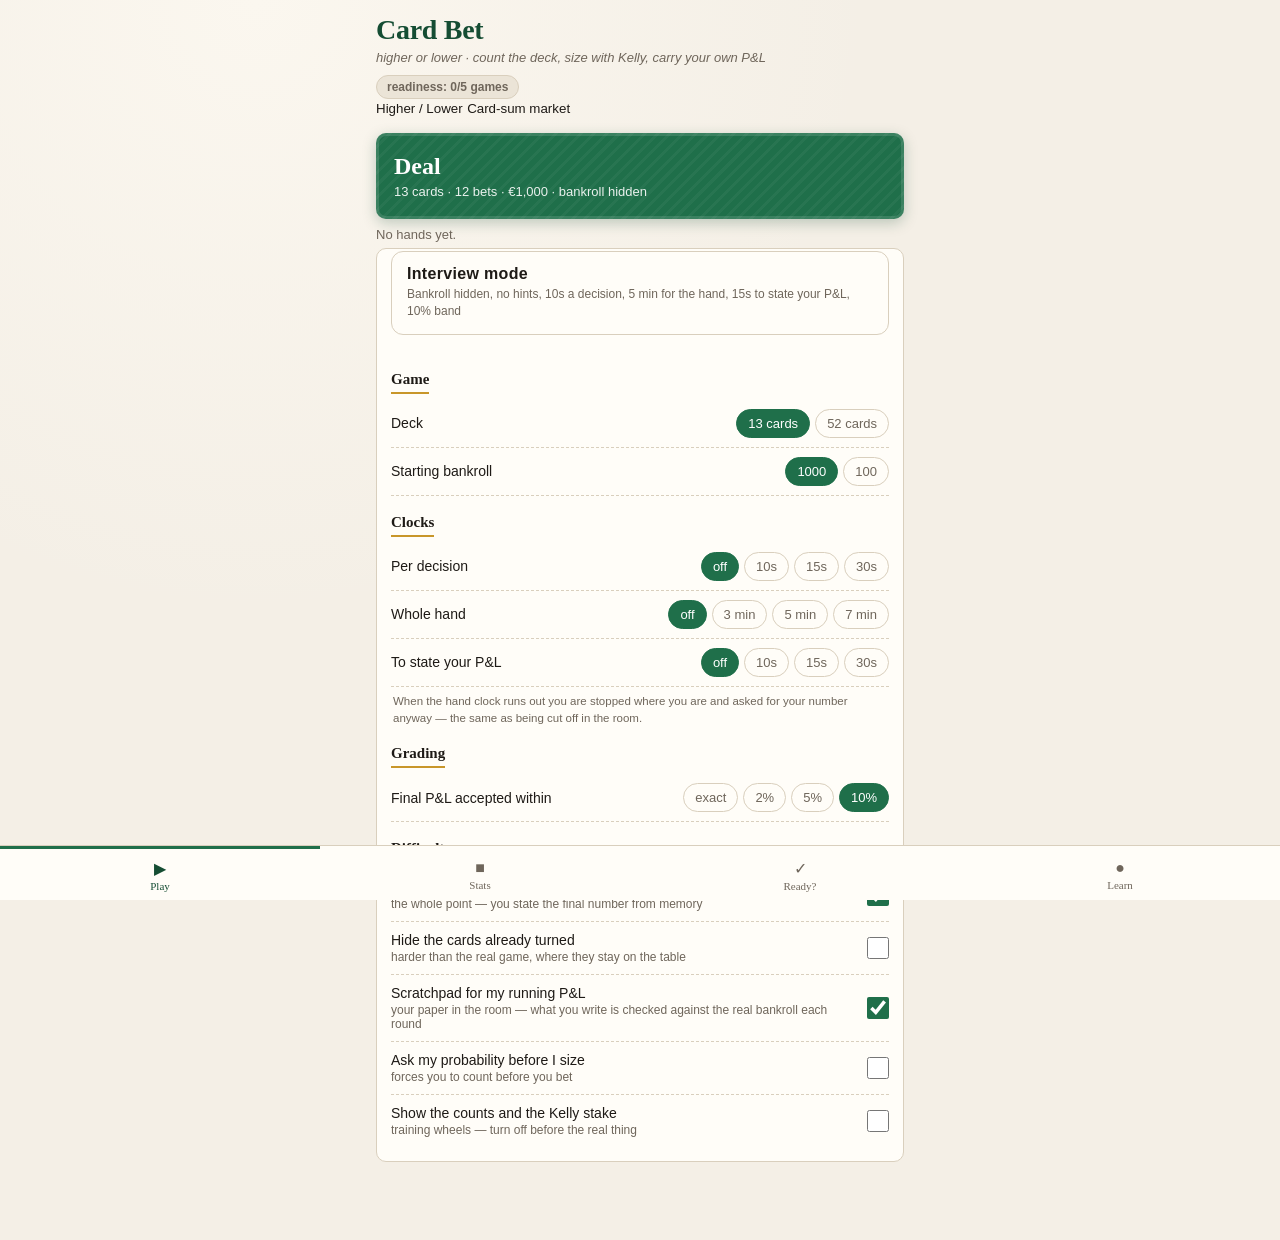
<file: index.html>
<!DOCTYPE html>
<html lang="en">
<head>
  <meta charset="UTF-8">
  <meta name="viewport" content="width=device-width, initial-scale=1.0, maximum-scale=1.0, user-scalable=no, viewport-fit=cover">
  <title>Card Bet Trainer</title>
  <meta name="description" content="The higher/lower betting game: count the deck, size with Kelly, carry your own P&L">
  <meta name="apple-mobile-web-app-capable" content="yes">
  <meta name="mobile-web-app-capable" content="yes">
  <meta name="apple-mobile-web-app-status-bar-style" content="default">
  <meta name="apple-mobile-web-app-title" content="CardBet">
  <meta name="theme-color" content="#f4efe6">
  <link rel="manifest" href="./manifest.webmanifest">
  <link rel="apple-touch-icon" href="./icons/apple-touch-icon.png">
  <link rel="icon" type="image/png" sizes="192x192" href="./icons/icon-192.png">
  <link rel="stylesheet" href="./style.css">
  <script>
    /* Reopen in the card-sum market if that was the last mode used. */
    try { if (localStorage.getItem('cbt.mode') === 'market') location.replace('./market/'); } catch (e) { }
  </script>
</head>
<body>
  <!-- ============ HOME ============ -->
  <main id="screen-home" class="screen active">
    <header class="home-header">
      <div><h1>Card Bet</h1>
      <p class="subtitle">higher or lower &middot; count the deck, size with Kelly, carry your own P&amp;L</p></div>
      <span class="ready-badge" id="ready-badge">readiness: play to unlock</span>
    </header>
    <nav class="mode-switch" aria-label="Game mode">
      <button class="on" data-mode="hl">Higher / Lower</button>
      <button data-mode="market">Card-sum market</button>
    </nav>

    <button class="start-btn" id="btn-start">
      <span class="start-title">Deal</span>
      <span class="start-desc" id="start-desc"></span>
    </button>
    <p class="best-line" id="best-line"></p>

    <section class="settings-panel">
      <button class="preset-btn" id="btn-interview">
        <span class="preset-title">Interview mode</span>
        <span class="preset-desc">Bankroll hidden, no hints, 10s a decision, 5 min for the hand, 15s to state your P&amp;L, 10% band</span>
      </button>

      <h2>Game</h2>
      <div class="setting-row"><label>Deck</label>
        <div class="seg" data-key="fullDeck"><button data-val="false">13 cards</button><button data-val="true">52 cards</button></div></div>
      <div class="setting-row" id="row-tie"><label>Ties count as</label>
        <div class="seg" data-key="tieRule"><button data-val="push">push</button><button data-val="loss">a loss</button></div></div>
      <div class="setting-row"><label>Starting bankroll</label>
        <div class="seg" data-key="bankroll"><button data-val="1000">1000</button><button data-val="100">100</button></div></div>
      <h2>Clocks</h2>
      <div class="setting-row"><label>Per decision</label>
        <div class="seg" data-key="timerSec"><button data-val="0">off</button><button data-val="10">10s</button><button data-val="15">15s</button><button data-val="30">30s</button></div></div>
      <div class="setting-row"><label>Whole hand</label>
        <div class="seg" data-key="handSec"><button data-val="0">off</button><button data-val="180">3 min</button><button data-val="300">5 min</button><button data-val="420">7 min</button></div></div>
      <div class="setting-row"><label>To state your P&amp;L</label>
        <div class="seg" data-key="pnlSec"><button data-val="0">off</button><button data-val="10">10s</button><button data-val="15">15s</button><button data-val="30">30s</button></div></div>
      <p class="setting-note">When the hand clock runs out you are stopped where you are and asked for your number anyway &mdash; the same as being cut off in the room.</p>

      <h2>Grading</h2>
      <div class="setting-row"><label>Final P&amp;L accepted within</label>
        <div class="seg" data-key="pnlTolerance"><button data-val="0">exact</button><button data-val="0.02">2%</button><button data-val="0.05">5%</button><button data-val="0.1">10%</button></div></div>

      <h2>Difficulty</h2>
      <label class="toggle-row"><span>Hide my bankroll during play <small>the whole point &mdash; you state the final number from memory</small></span><input type="checkbox" data-key="hideBankroll"></label>
      <label class="toggle-row"><span>Hide the cards already turned <small>harder than the real game, where they stay on the table</small></span><input type="checkbox" data-key="hideSeen"></label>
      <label class="toggle-row"><span>Scratchpad for my running P&amp;L <small>your paper in the room &mdash; what you write is checked against the real bankroll each round</small></span><input type="checkbox" data-key="scratchpad"></label>
      <label class="toggle-row"><span>Ask my probability before I size <small>forces you to count before you bet</small></span><input type="checkbox" data-key="askProb"></label>
      <label class="toggle-row"><span>Show the counts and the Kelly stake <small>training wheels &mdash; turn off before the real thing</small></span><input type="checkbox" data-key="showKelly"></label>
    </section>
  </main>

  <!-- ============ GAME ============ -->
  <main id="screen-game" class="screen">
    <div class="game-top">
      <span id="g-round">Round 1 / 12</span>
      <span id="g-bank" class="bank">&euro;1000</span>
      <span id="g-timer" class="timer"></span>
      <span id="g-hand" class="hand-clock"></span>
    </div>
    <div id="g-seen" class="seen-strip"></div>
    <div class="scratch" id="g-scratch">
      <label for="g-note">running P&amp;L</label>
      <input id="g-note" type="text" inputmode="decimal" autocomplete="off" placeholder="keep your total here">
    </div>
    <div class="cards" id="g-cards"></div>
    <div id="g-panel" class="panel"></div>
    <button class="quit" id="btn-quit">quit</button>
  </main>

  <!-- ============ RESULTS ============ -->
  <main id="screen-results" class="screen">
    <h1>Hand over</h1>
    <div id="results-body"></div>
    <div class="row-btns">
      <button class="btn" id="btn-again">Deal again</button>
      <button class="btn ghost" id="btn-home">Home</button>
    </div>
  </main>

  <!-- ============ STATS ============ -->
  <main id="screen-stats" class="screen">
    <header class="stats-header">
      <h1>Stats</h1>
      <div class="seg small" id="seg-stat-window">
        <button data-w="0" class="on">All time</button><button data-w="30">30d</button><button data-w="7">7d</button>
      </div>
    </header>
    <div id="stats-body"></div>
  </main>

  <!-- ============ READY ============ -->
  <main id="screen-ready" class="screen">
    <h1>Ready?</h1>
    <p class="subtitle">benchmark of your recent play against an interview standard</p>
    <div id="ready-body"></div>
  </main>

  <!-- ============ LEARN ============ -->
  <main id="screen-learn" class="screen learn">
    <h1>The game</h1>
    <section class="card">
      <h3>Rules</h3>
      <p>Cards are turned one at a time. Before each new card you bet a fraction of your bankroll on whether it will be <b>higher</b> or <b>lower</b> than the card showing. You start with &euro;1000 and play until the deck runs out &mdash; 12 bets with a 13-card deck. Every card already turned stays visible, so nothing is hidden from you.</p>
    </section>
    <section class="card">
      <h3>The one rule you need</h3>
      <p>Count what is left. If the card showing is <b>c</b>, and of the <b>n</b> unseen cards <b>h</b> are higher and <b>l</b> are lower, then bet</p>
      <p style="text-align:center"><b>|h &minus; l| / n</b> of your bankroll on the majority side.</p>
      <p>That is just Kelly: for an even-money bet the growth-optimal stake is f = p &minus; q = 2p &minus; 1, and here p = max(h,l)/n, so 2p &minus; 1 = |h &minus; l|/n. You never have to remember a formula &mdash; you read it straight off the count.</p>
    </section>
    <section class="card">
      <h3>Why full Kelly is safe here</h3>
      <p>Normally you bet a <i>fraction</i> of Kelly because your probabilities are estimates. Here they are counted facts, not a model. And the stake reaches 100% only when h or l is zero &mdash; that is, only when the win is <b>certain</b>. So full Kelly in this game can never bust you. Say that out loud; it is the sharpest observation available about the sizing.</p>
    </section>
    <section class="card">
      <h3>First bet, by the card showing</h3>
      <p>With 12 unseen the stake is |14 &minus; 2c| / 12: <b>A or K</b> 100% &middot; <b>2 or Q</b> 83% &middot; <b>3 or J</b> 67% &middot; <b>4 or 10</b> 50% &middot; <b>5 or 9</b> 33% &middot; <b>6 or 8</b> 17% &middot; <b>7</b> no edge, pass.</p>
    </section>
    <section class="card">
      <h3>What to expect</h3>
      <p>Over 200,000 simulated games, full Kelly ends with a median around <b>&euro;55,000</b> and a mean near &euro;100,000, and finishes below the starting &euro;1000 only about 0.2% of the time. You get on average <b>2(H<sub>13</sub> &minus; 1) &asymp; 4.4 certain-win rounds</b> per game &mdash; free doublings, because as the deck empties the card showing is often the highest or lowest left. Typical growth is about 5.7 doublings.</p>
    </section>
    <section class="card">
      <h3>The trap worth naming</h3>
      <p>Betting everything whenever you have any edge has a <i>higher</i> expected value (about &euro;213,000) but a <b>median of zero</b> &mdash; it busts 89% of the time. Maximising E[wealth] and E[log wealth] give completely different answers, and Kelly targets the growth rate that survives repetition. Flat-betting 25% every round is far worse than Kelly too, at a median around &euro;5,200.</p>
    </section>
    <section class="card">
      <h3>Doing it on a clock</h3>
      <p><b>Interview mode</b> hides your bankroll, turns the hints off and puts three clocks on you: 10 seconds a decision, 5 minutes for the hand, and 15 seconds to state your final P&amp;L. Run out of hand clock and you are stopped mid-deck and asked for your number anyway.</p>
      <p>The stake takes almost no thought once you trust <b>|h &minus; l| / n</b> &mdash; the time goes on second-guessing a count you already have. Keep the running bankroll updated <i>as each card turns</i>, not at the end: the P&amp;L question should be you reading out a number you are already holding, inside about 8 seconds. Reconstructing twelve rounds from memory under a clock is where candidates come apart.</p>
      <p>The <b>running P&amp;L</b> box on the game screen is your paper in the room. Whatever is in it when you place each bet is checked against the real bankroll going into that round, to the same tolerance as the final answer, so the results screen can tell you the exact bet where your total first came off &mdash; which is more use than the final gap, since every round after it inherits the same error.</p>
    </section>
    <section class="card">
      <h3>Ask before you start</h3>
      <p>Are ties possible (a 52-card deck) and is a tie a push or a loss? Is it even money? Must you bet every round or can you pass at zero edge? Is the comparison always against the most recent card? Fifteen seconds of clarifying questions shows exactly the instinct being tested.</p>
    </section>
  </main>

  <button id="update-banner" class="update-banner" hidden>Update ready &mdash; tap to install</button>

  <nav class="tabbar" id="tabbar">
    <button data-tab="home" class="on"><span class="tab-icon">&#9654;</span>Play</button>
    <button data-tab="stats"><span class="tab-icon">&#9632;</span>Stats</button>
    <button data-tab="ready"><span class="tab-icon">&#10003;</span>Ready?</button>
    <button data-tab="learn"><span class="tab-icon">&#9679;</span>Learn</button>
  </nav>

  <script src="./js/storage.js"></script>
  <script src="./js/game.js"></script>
  <script src="./js/stats.js"></script>
  <script src="./js/ready.js"></script>
  <script src="./js/app.js"></script>
  <script>
    /* Game-mode switch: remember the mode, so the installed app reopens where you left it. */
    document.querySelectorAll('.mode-switch button').forEach(function (b) {
      b.addEventListener('click', function () {
        if (b.dataset.mode !== 'market') return;
        try { localStorage.setItem('cbt.mode', 'market'); } catch (e) { }
        location.href = './market/';
      });
    });
  </script>
</body>
</html>
</file>
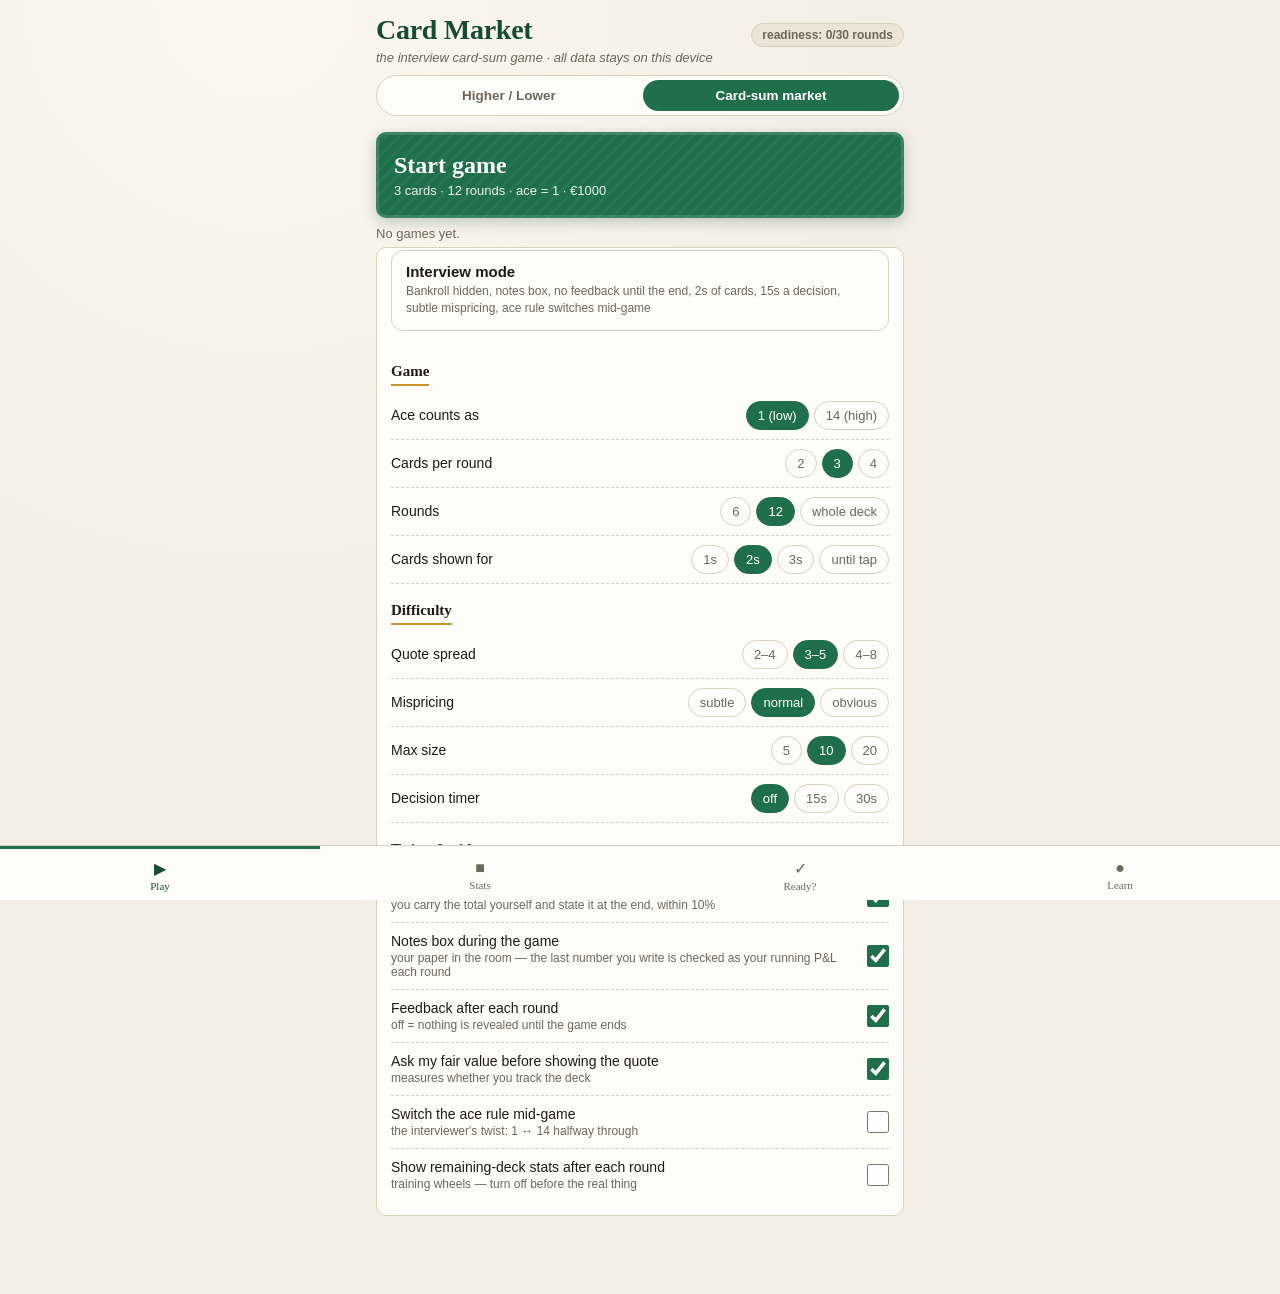
<file: market/index.html>
<!DOCTYPE html>
<html lang="en">
<head>
  <meta charset="UTF-8">
  <meta name="viewport" content="width=device-width, initial-scale=1.0, maximum-scale=1.0, user-scalable=no, viewport-fit=cover">
  <title>Card Market Trainer</title>
  <meta name="description" content="The interview card-sum market-making game: trade the quote, size your edge, state your own P&L from memory">
  <meta name="apple-mobile-web-app-capable" content="yes">
  <meta name="mobile-web-app-capable" content="yes">
  <meta name="apple-mobile-web-app-status-bar-style" content="default">
  <meta name="apple-mobile-web-app-title" content="CardMarket">
  <meta name="theme-color" content="#f4efe6">
  <link rel="manifest" href="../manifest.webmanifest">
  <link rel="apple-touch-icon" href="../icons/apple-touch-icon.png">
  <link rel="icon" type="image/png" sizes="192x192" href="../icons/icon-192.png">
  <link rel="stylesheet" href="./style.css">
</head>
<body>
  <!-- ============ HOME ============ -->
  <main id="screen-home" class="screen active">
    <header class="home-header">
      <div><h1>Card Market</h1>
      <p class="subtitle">the interview card-sum game &middot; all data stays on this device</p></div>
      <span class="ready-badge" id="ready-badge">readiness: play to unlock</span>
    </header>
    <nav class="mode-switch" aria-label="Game mode">
      <button data-mode="hl">Higher / Lower</button>
      <button class="on" data-mode="market">Card-sum market</button>
    </nav>

    <button class="start-btn" id="btn-start">
      <span class="start-title">Start game</span>
      <span class="start-desc" id="start-desc"></span>
    </button>
    <p class="best-line" id="best-line"></p>

    <section class="settings-panel">
      <button class="preset-btn" id="btn-interview">
        <span class="preset-title">Interview mode</span>
        <span class="preset-desc">Bankroll hidden, notes box, no feedback until the end, 2s of cards, 15s a decision, subtle mispricing, ace rule switches mid-game</span>
      </button>
      <h2>Game</h2>
      <div class="setting-row"><label>Ace counts as</label>
        <div class="seg" data-key="aceHigh"><button data-val="false">1 (low)</button><button data-val="true">14 (high)</button></div></div>
      <div class="setting-row"><label>Cards per round</label>
        <div class="seg" data-key="cards"><button data-val="2">2</button><button data-val="3">3</button><button data-val="4">4</button></div></div>
      <div class="setting-row"><label>Rounds</label>
        <div class="seg" data-key="rounds"><button data-val="6">6</button><button data-val="12">12</button><button data-val="max">whole deck</button></div></div>
      <div class="setting-row"><label>Cards shown for</label>
        <div class="seg" data-key="flashMs"><button data-val="1000">1s</button><button data-val="2000">2s</button><button data-val="3000">3s</button><button data-val="0">until tap</button></div></div>

      <h2>Difficulty</h2>
      <div class="setting-row"><label>Quote spread</label>
        <div class="seg" data-key="spreadPreset"><button data-val="tight">2&ndash;4</button><button data-val="normal">3&ndash;5</button><button data-val="wide">4&ndash;8</button></div></div>
      <div class="setting-row"><label>Mispricing</label>
        <div class="seg" data-key="mispriceSd"><button data-val="1.5">subtle</button><button data-val="2.5">normal</button><button data-val="4">obvious</button></div></div>
      <div class="setting-row"><label>Max size</label>
        <div class="seg" data-key="maxSize"><button data-val="5">5</button><button data-val="10">10</button><button data-val="20">20</button></div></div>
      <div class="setting-row"><label>Decision timer</label>
        <div class="seg" data-key="timerSec"><button data-val="0">off</button><button data-val="15">15s</button><button data-val="30">30s</button></div></div>

      <h2>Twists &amp; aids</h2>
      <label class="toggle-row"><span>Hide my bankroll and running P&amp;L <small>you carry the total yourself and state it at the end, within 10%</small></span><input type="checkbox" data-key="hideBankroll"></label>
      <label class="toggle-row"><span>Notes box during the game <small>your paper in the room &mdash; the last number you write is checked as your running P&amp;L each round</small></span><input type="checkbox" data-key="scratchpad"></label>
      <label class="toggle-row"><span>Feedback after each round <small>off = nothing is revealed until the game ends</small></span><input type="checkbox" data-key="roundFeedback"></label>
      <label class="toggle-row"><span>Ask my fair value before showing the quote <small>measures whether you track the deck</small></span><input type="checkbox" data-key="askFair"></label>
      <label class="toggle-row"><span>Switch the ace rule mid-game <small>the interviewer's twist: 1 &harr; 14 halfway through</small></span><input type="checkbox" data-key="aceSwitch"></label>
      <label class="toggle-row"><span>Show remaining-deck stats after each round <small>training wheels &mdash; turn off before the real thing</small></span><input type="checkbox" data-key="showCount"></label>
    </section>
  </main>

  <!-- ============ GAME ============ -->
  <main id="screen-game" class="screen">
    <div class="game-top">
      <span id="g-round">Round 1 / 12</span>
      <span id="g-bank" class="bank">&euro;1000</span>
      <span id="g-timer" class="timer"></span>
    </div>
    <div id="g-banner" class="banner" hidden></div>
    <div class="scratch" id="g-scratch">
      <label for="g-note">notes</label>
      <textarea id="g-note" rows="2" autocomplete="off" placeholder="count, fair, running P&amp;L - the last number is read as your total"></textarea>
    </div>
    <div class="cards" id="g-cards"></div>
    <div id="g-panel" class="panel"></div>
    <button class="quit" id="btn-quit">quit</button>
  </main>

  <!-- ============ RESULTS ============ -->
  <main id="screen-results" class="screen">
    <h1>Game over</h1>
    <div id="results-body"></div>
    <div class="row-btns">
      <button class="btn" id="btn-again">Play again</button>
      <button class="btn ghost" id="btn-home">Home</button>
    </div>
  </main>

  <!-- ============ STATS ============ -->
  <main id="screen-stats" class="screen">
    <header class="stats-header">
      <h1>Stats</h1>
      <div class="seg small" id="seg-stat-window">
        <button data-w="0" class="on">All time</button><button data-w="30">30d</button><button data-w="7">7d</button>
      </div>
    </header>
    <div id="stats-body"></div>
  </main>

  <!-- ============ READY ============ -->
  <main id="screen-ready" class="screen">
    <h1>Ready?</h1>
    <p class="subtitle">benchmark of your recent play against an interview standard</p>
    <div id="ready-body"></div>
  </main>

  <!-- ============ LEARN ============ -->
  <main id="screen-learn" class="screen learn">
    <h1>The game</h1>
    <section class="card">
      <h3>Rules, as played in interviews</h3>
      <p>Three cards are dealt face down from one 52-card deck and you're quoted a market on their sum, e.g. <b>24 at 28</b>. You work out what the sum is worth, compare it to the quote and hit the side that's off: <b>buy</b> if fair is above the offer, <b>sell</b> if it's below the bid, <b>pass</b> if fair sits inside the spread. Then you pick a size. The cards flash face up for a couple of seconds and flip back, and you have to state your own P&amp;L from memory. You start with &euro;1000. Cards do <b>not</b> go back in the deck.</p>
    </section>
    <section class="card">
      <h3>Baseline fair value</h3>
      <p>With ace = 1 each card averages 7, so three cards average <b>21</b>. With ace = 14 each averages 8, so <b>24</b>. The sum's standard deviation is about <b>6.5</b> (one card ~3.7, times &radic;3) &mdash; landing a few points off fair is normal, so a single loss tells you nothing about whether the trade was right.</p>
      <p>Full-deck sums: 4 &times; (1+2+&hellip;+13) = <b>364</b> with ace low; <b>416</b> with ace high.</p>
    </section>
    <section class="card">
      <h3>Why you can't just say 21 forever</h3>
      <p>Fair value is always <b>cards per round &times; (sum of cards still in the deck) &divide; (cards still in the deck)</b>. Seen cards are gone. Example: you've seen 15 cards averaging 9. Remaining sum = 364 &minus; 135 = 229 over 37 cards = 6.19 per card, so fair = <b>18.6</b>, not 21 &mdash; a bigger move than most of the mispricing in the quotes. Keep a running count and sum; every card above the current mean drags fair down, every card below pulls it up.</p>
    </section>
    <section class="card">
      <h3>Edge and sizing</h3>
      <p>Edge = fair &minus; offer when buying, bid &minus; fair when selling. Size should <b>scale with edge</b>: a one-point edge gets a small clip, a five-point edge gets near your max. This app's "suggested size" is max size &times; edge &divide; (one standard deviation of the sum), capped &mdash; a rule of thumb, not gospel; what's graded is that bigger edges get bigger sizes.</p>
    </section>
    <section class="card">
      <h3>P&amp;L from memory</h3>
      <p>Bought at the offer A with size s: P&amp;L = (sum &minus; A) &times; s. Sold at the bid B: P&amp;L = (B &minus; sum) &times; s. Sign discipline matters more than speed &mdash; a losing trade reported as a win is the classic miss. Remember the cards as a sum, not as three faces.</p>
    </section>
    <section class="card">
      <h3>"How would the game change if ace is high?"</h3>
      <p>A reported follow-up. Fair rises from 21 to 24 (deck sum 416); per-card spread widens slightly (values 2&ndash;14 instead of 1&ndash;13, but the same 13 equally likely values so the standard deviation is identical); your running count must use the new values for every ace seen <b>and</b> for the aces still in the deck. If the rule switches mid-game, recompute the remaining-deck sum immediately &mdash; each unseen ace is now worth 13 more.</p>
    </section>
    <section class="card">
      <h3>Where this game is reported</h3>
      <p>Described first-hand by a candidate from last year's IMC graduate process (played late in the process, two interviewers) as "basically the same" game used at Optiver. The scraped accounts corroborate it: a Chicago IMC final with "a treasure game and <b>card sum game</b>", an Amsterdam trader round (June 2026) with "a <b>betting game with cards</b> and a continuous random variable question", and a Chicago final with "a strategy/card game". Prep sites describe the same card game for both firms.</p>
    </section>
  </main>

  <button id="update-banner" class="update-banner" hidden>Update ready &mdash; tap to install</button>

  <nav class="tabbar" id="tabbar">
    <button data-tab="home" class="on"><span class="tab-icon">&#9654;</span>Play</button>
    <button data-tab="stats"><span class="tab-icon">&#9632;</span>Stats</button>
    <button data-tab="ready"><span class="tab-icon">&#10003;</span>Ready?</button>
    <button data-tab="learn"><span class="tab-icon">&#9679;</span>Learn</button>
  </nav>

  <script src="./js/storage.js"></script>
  <script src="./js/game.js"></script>
  <script src="./js/stats.js"></script>
  <script src="./js/ready.js"></script>
  <script src="./js/app.js"></script>
  <script>
    /* Game-mode switch: remember the mode, so the installed app reopens where you left it. */
    document.querySelectorAll('.mode-switch button').forEach(function (b) {
      b.addEventListener('click', function () {
        if (b.dataset.mode !== 'hl') return;
        try { localStorage.setItem('cbt.mode', 'hl'); } catch (e) { }
        location.href = '../';
      });
    });
  </script>
</body>
</html>
</file>
<file: style.css>
/* Card-room theme: warm paper, felt green, burgundy, gold. Deliberately not a dark dashboard. */
:root {
  --paper: #f4efe6;
  --paper2: #ebe4d7;
  --line: #d9cfbd;
  --ink: #1e1a16;
  --ink-dim: #6f665b;
  --felt: #1f6f4a;
  --felt-deep: #154d33;
  --burgundy: #9b2c3b;
  --gold: #c8962a;
  --gold-soft: #f1e3c2;
  --white: #fffdf8;
  --r: 10px;
  --sat: env(safe-area-inset-top, 0px);
  --sab: env(safe-area-inset-bottom, 0px);
  --serif: "Iowan Old Style", "Palatino Linotype", Palatino, Georgia, "Times New Roman", serif;
  --sans: -apple-system, BlinkMacSystemFont, "Segoe UI", Roboto, sans-serif;
}
* { box-sizing: border-box; margin: 0; padding: 0; -webkit-tap-highlight-color: transparent; }
html, body { height: 100%; background: var(--paper); color: var(--ink); font-family: var(--sans); overscroll-behavior: none; }
body { background-image: radial-gradient(circle at 20% 0%, #fbf7ef 0, transparent 45%); }
button { font-family: inherit; color: inherit; background: none; border: none; cursor: pointer; touch-action: manipulation; }

.screen { display: none; min-height: 100%; padding: calc(var(--sat) + 14px) 16px calc(var(--sab) + 78px); max-width: 560px; margin: 0 auto; }
.screen.active { display: block; }
h1 { font-family: var(--serif); font-weight: 600; font-size: 28px; letter-spacing: -0.01em; color: var(--felt-deep); }
h2 { font-family: var(--serif); font-size: 15px; font-weight: 600; color: var(--ink); margin: 18px 0 6px; padding-bottom: 4px; border-bottom: 2px solid var(--gold); display: inline-block; }
h3 { font-family: var(--serif); font-size: 17px; font-weight: 600; margin-bottom: 8px; color: var(--felt-deep); }
.subtitle { color: var(--ink-dim); font-size: 13px; margin-top: 4px; font-style: italic; }
.card { background: var(--white); border: 1px solid var(--line); border-radius: var(--r); padding: 14px; margin: 12px 0; box-shadow: 0 1px 0 rgba(0,0,0,0.03); }
.hint { color: var(--ink-dim); font-size: 12px; margin-top: 6px; line-height: 1.45; }
.empty { color: var(--ink-dim); padding: 30px 0; text-align: center; font-style: italic; }
.learn p { font-size: 14px; line-height: 1.55; margin-bottom: 8px; }
.pos { color: var(--felt); } .neg { color: var(--burgundy); }

/* ---------- Home ---------- */
.home-header { display: flex; align-items: baseline; justify-content: space-between; gap: 10px; flex-wrap: wrap; }
.start-btn { display: block; width: 100%; margin: 16px 0 8px; padding: 20px 18px; border-radius: var(--r); color: #fff; text-align: left;
  background: var(--felt) repeating-linear-gradient(135deg, rgba(255,255,255,0.04) 0 3px, transparent 3px 9px); box-shadow: inset 0 0 0 3px rgba(255,255,255,0.12), 0 4px 14px rgba(21,77,51,0.25); }
.start-title { display: block; font-family: var(--serif); font-size: 24px; font-weight: 600; }
.start-desc { display: block; font-size: 13px; opacity: 0.9; margin-top: 4px; }
.best-line { font-size: 13px; color: var(--ink-dim); margin-bottom: 6px; }
.ready-badge { display: inline-block; font-size: 12px; font-weight: 600; border-radius: 999px; padding: 4px 10px; border: 1px solid var(--line); background: var(--paper2); color: var(--ink-dim); }
.ready-badge.ok { background: #dcefe3; color: var(--felt-deep); border-color: #bfe0cb; }
.ready-badge.near { background: var(--gold-soft); color: #7a5a12; border-color: #e5d2a1; }
.ready-badge.no { background: #f6dfe2; color: var(--burgundy); border-color: #ebc4ca; }
.settings-panel { background: var(--white); border: 1px solid var(--line); border-radius: var(--r); padding: 2px 14px 14px; }
.setting-row { display: flex; align-items: center; justify-content: space-between; gap: 10px; padding: 9px 0; border-bottom: 1px dashed var(--line); }
.setting-row:last-child { border-bottom: none; }
.setting-row label { font-size: 14px; }
.seg { display: inline-flex; flex-wrap: wrap; gap: 5px; justify-content: flex-end; }
.seg button { padding: 6px 11px; border-radius: 999px; font-size: 13px; color: var(--ink-dim); border: 1px solid var(--line); background: var(--white); white-space: nowrap; }
.seg button.on { background: var(--felt); color: #fff; border-color: var(--felt); }
.seg.small button { padding: 4px 9px; font-size: 12px; }
.toggle-row { display: flex; align-items: center; justify-content: space-between; gap: 12px; padding: 10px 0; border-bottom: 1px dashed var(--line); font-size: 14px; }
.toggle-row:last-child { border-bottom: none; }
.toggle-row small { display: block; color: var(--ink-dim); font-size: 12px; margin-top: 2px; }
.toggle-row input { width: 22px; height: 22px; accent-color: var(--felt); flex-shrink: 0; }

/* ---------- Game ---------- */
.game-top { display: flex; justify-content: space-between; align-items: center; font-size: 13px; color: var(--ink-dim); margin-bottom: 10px; font-family: var(--serif); }
.bank { font-weight: 700; font-size: 17px; font-family: var(--sans); }
.timer { min-width: 44px; text-align: right; font-variant-numeric: tabular-nums; font-family: var(--sans); }
.timer.warn { color: var(--burgundy); font-weight: 700; }
.banner { background: var(--gold-soft); border: 1px solid var(--gold); color: #6b4d0c; border-radius: var(--r); padding: 10px 12px; font-size: 14px; margin-bottom: 10px; text-align: center; }
.cards { display: flex; justify-content: center; gap: 10px; margin: 10px 0 16px; perspective: 800px; padding: 14px 0; border-radius: var(--r);
  background: var(--felt-deep) repeating-linear-gradient(45deg, rgba(255,255,255,0.03) 0 2px, transparent 2px 8px); }
.playing-card { width: 84px; height: 120px; border-radius: 8px; position: relative; transform-style: preserve-3d; transition: transform 0.35s; box-shadow: 0 3px 8px rgba(0,0,0,0.35); }
.playing-card.up { transform: rotateY(180deg); }
.playing-card .face, .playing-card .back { position: absolute; inset: 0; border-radius: 8px; backface-visibility: hidden; -webkit-backface-visibility: hidden; display: flex; align-items: center; justify-content: center; }
.playing-card .back { background: #7a1f2e repeating-linear-gradient(45deg, rgba(255,255,255,0.14) 0 4px, transparent 4px 10px), #7a1f2e; border: 4px solid #f6e9d2; }
.playing-card .face { background: var(--white); color: #111; transform: rotateY(180deg); font-family: var(--serif); font-size: 32px; font-weight: 700; border: 1px solid #d8d0c0; flex-direction: column; }
.playing-card .face.red { color: #c1202f; }
.playing-card .face small { font-size: 12px; font-weight: 500; color: #777; margin-top: 4px; font-family: var(--sans); }
.cards.small { padding: 8px 0; }
.cards.small .playing-card { width: 52px; height: 74px; }
.cards.small .playing-card .face { font-size: 18px; }
.cards.small .playing-card .face small { display: none; }
.panel { min-height: 240px; }
.prompt { text-align: center; color: var(--ink-dim); font-size: 14px; margin-bottom: 10px; font-style: italic; }
.quote { text-align: center; font-family: var(--serif); font-size: 40px; font-weight: 700; margin: 2px 0 14px; font-variant-numeric: tabular-nums; color: var(--ink); }
.quote small { font-size: 13px; color: var(--ink-dim); font-weight: 400; display: block; font-family: var(--sans); font-style: italic; }
.action-row { display: flex; gap: 10px; }
.action-row .btn { flex: 1; padding: 18px 6px; font-size: 17px; }
.btn { background: var(--felt); color: #fff; border-radius: var(--r); padding: 14px 18px; font-size: 16px; font-weight: 600; box-shadow: 0 2px 0 rgba(0,0,0,0.15); }
.btn.sell { background: var(--burgundy); }
.btn.buy { background: var(--felt); }
.btn.pass { background: var(--white); color: var(--ink); border: 1px solid var(--line); box-shadow: none; }
.btn.ghost { background: var(--white); color: var(--ink); border: 1px solid var(--line); box-shadow: none; }
.btn.ghost.danger { color: var(--burgundy); }
.btn.wide { width: 100%; margin-top: 10px; }
.row-btns { display: flex; gap: 10px; margin-top: 12px; }
.row-btns .btn { flex: 1; }
.size-grid { display: grid; grid-template-columns: repeat(5, 1fr); gap: 8px; }
.size-grid button { background: var(--white); border: 1px solid var(--line); border-radius: var(--r); padding: 14px 0; font-size: 18px; font-weight: 600; font-family: var(--serif); }
.quit { position: fixed; bottom: calc(var(--sab) + 12px); right: 14px; color: var(--ink-dim); font-size: 13px; padding: 8px 10px; font-style: italic; }
.flash-bar { height: 6px; background: var(--paper2); border-radius: 3px; overflow: hidden; margin-top: 8px; }
.flash-bar span { display: block; height: 100%; background: var(--gold); width: 100%; transform-origin: left; }
@keyframes shrink { from { transform: scaleX(1); } to { transform: scaleX(0); } }

/* keypad */
.kp-display { background: var(--white); border: 1px solid var(--line); border-radius: var(--r); font-size: 30px; text-align: right; padding: 10px 14px; min-height: 56px; font-variant-numeric: tabular-nums; margin-bottom: 10px; font-family: var(--serif); }
.kp-display.placeholder { color: var(--ink-dim); font-size: 15px; text-align: center; padding-top: 18px; font-family: var(--sans); font-style: italic; }
.keypad { display: grid; grid-template-columns: repeat(4, 1fr); gap: 8px; }
.keypad button { background: var(--white); border: 1px solid var(--line); border-radius: var(--r); padding: 16px 0; font-size: 21px; font-weight: 600; font-family: var(--serif); }
.keypad button.ok { background: var(--felt); color: #fff; border-color: var(--felt); grid-row: span 2; font-family: var(--sans); }
.keypad button.dim { color: var(--ink-dim); }

/* feedback */
.fb { background: var(--white); border: 1px solid var(--line); border-radius: var(--r); padding: 12px 14px; }
.fb-head { font-family: var(--serif); font-size: 19px; font-weight: 700; margin-bottom: 8px; }
.fb-head.good { color: var(--felt); } .fb-head.bad { color: var(--burgundy); }
.fb-grid { display: grid; grid-template-columns: 1fr 1fr; gap: 6px 12px; font-size: 14px; }
.fb-grid b { font-variant-numeric: tabular-nums; }
.fb-grid .k { color: var(--ink-dim); font-style: italic; }
.fb-note { margin-top: 8px; font-size: 13px; color: var(--ink-dim); line-height: 1.45; }

/* ---------- Results / stats / ready ---------- */
.kpis { display: grid; grid-template-columns: repeat(3, 1fr); gap: 8px; }
.kpis div { background: var(--paper2); border-radius: var(--r); padding: 10px 6px; text-align: center; }
.kpis b { display: block; font-size: 21px; font-family: var(--serif); }
.kpis span { font-size: 11px; color: var(--ink-dim); }
.tbl { width: 100%; border-collapse: collapse; font-size: 12px; }
.tbl th { text-align: left; color: var(--ink-dim); font-weight: 500; padding: 4px; border-bottom: 1px solid var(--line); font-style: italic; }
.tbl td { padding: 5px 4px; border-bottom: 1px solid var(--line); font-variant-numeric: tabular-nums; white-space: nowrap; }
.tbl-wrap { overflow-x: auto; }
.bar-row { display: grid; grid-template-columns: 130px 1fr 64px; align-items: center; gap: 8px; font-size: 12px; margin: 5px 0; }
.bar-track { height: 8px; background: var(--paper2); border-radius: 4px; overflow: hidden; }
.bar-fill { display: block; height: 100%; background: var(--felt); }
.bar-val { text-align: right; font-variant-numeric: tabular-nums; }
.trend { display: flex; gap: 6px; height: 90px; align-items: flex-end; }
.trend-col { flex: 1; display: flex; gap: 2px; align-items: flex-end; height: 100%; }
.trend-bar { flex: 1; border-radius: 3px 3px 0 0; min-height: 2px; }
.trend-bar.dec { background: var(--felt); } .trend-bar.pnl { background: var(--gold); }
.legend { font-size: 11px; color: var(--ink-dim); font-weight: 400; margin-left: 8px; font-family: var(--sans); }
.legend i { display: inline-block; width: 9px; height: 9px; border-radius: 2px; margin: 0 3px 0 6px; }
.legend i.dec { background: var(--felt); } .legend i.pnl { background: var(--gold); }
.stats-header { display: flex; justify-content: space-between; align-items: center; margin-bottom: 8px; gap: 8px; flex-wrap: wrap; }

/* readiness */
.verdict { border-radius: var(--r); padding: 16px; text-align: center; margin: 12px 0; border: 1px solid var(--line); background: var(--white); }
.verdict .big { font-family: var(--serif); font-size: 26px; font-weight: 700; }
.verdict.ok { background: #e3f2e8; border-color: #bfe0cb; color: var(--felt-deep); }
.verdict.near { background: var(--gold-soft); border-color: #e5d2a1; color: #6b4d0c; }
.verdict.no { background: #f8e6e8; border-color: #ebc4ca; color: var(--burgundy); }
.verdict p { font-size: 13px; margin-top: 6px; color: inherit; opacity: 0.9; }
.gauge { height: 12px; background: var(--paper2); border-radius: 6px; overflow: hidden; margin: 10px 0 4px; }
.gauge span { display: block; height: 100%; background: linear-gradient(90deg, var(--burgundy), var(--gold), var(--felt)); }
.crit { display: grid; grid-template-columns: 22px 1fr auto; gap: 8px 10px; align-items: start; padding: 9px 0; border-bottom: 1px dashed var(--line); font-size: 13px; }
.crit:last-child { border-bottom: none; }
.crit .mark { font-weight: 700; font-size: 15px; text-align: center; }
.crit .mark.ok { color: var(--felt); } .crit .mark.no { color: var(--burgundy); } .crit .mark.na { color: var(--ink-dim); }
.crit .name { font-weight: 600; }
.crit .why { color: var(--ink-dim); font-size: 12px; margin-top: 2px; line-height: 1.4; }
.crit .val { font-variant-numeric: tabular-nums; text-align: right; white-space: nowrap; }
.crit .val small { display: block; color: var(--ink-dim); font-size: 11px; }

/* ---------- Tab bar / update ---------- */
.tabbar { position: fixed; left: 0; right: 0; bottom: 0; display: flex; background: var(--white); border-top: 1px solid var(--line); padding-bottom: var(--sab); }
.tabbar.hidden { display: none; }
.tabbar button { flex: 1; padding: 10px 0 8px; font-size: 11px; color: var(--ink-dim); display: flex; flex-direction: column; align-items: center; gap: 2px; border-top: 3px solid transparent; font-family: var(--serif); }
.tabbar button.on { color: var(--felt-deep); border-top-color: var(--felt); }
.tab-icon { font-size: 16px; }
.update-banner { position: fixed; left: 16px; right: 16px; bottom: calc(var(--sab) + 64px); background: var(--gold); color: #2a1d05; font-weight: 600; border-radius: var(--r); padding: 12px; font-size: 14px; }

/* ---------- higher/lower game additions ---------- */
.seen-strip { display: flex; flex-wrap: wrap; gap: 4px; margin-bottom: 8px; min-height: 20px; }
.chip { font-family: var(--serif); font-size: 12px; padding: 2px 6px; border-radius: 5px;
        border: 1px solid var(--line); background: var(--white); color: var(--ink-dim); }
.chip.red { color: var(--burgundy); }
.chip:last-child { border-color: var(--felt); color: var(--ink); font-weight: 700; background: #e8f1ea; }
.seen-hidden { font-size: 12px; color: var(--ink-dim); font-style: italic; }
.next-slot { width: 84px; height: 120px; border-radius: 8px; display: flex; align-items: center; justify-content: center;
             font-family: var(--serif); font-size: 40px; color: rgba(255,255,255,0.35);
             border: 2px dashed rgba(255,255,255,0.35); }
.bank.hidden-bank { color: var(--ink-dim); letter-spacing: 0.08em; font-family: var(--serif); }
.hint-inline { font-size: 12px; color: var(--felt-deep); background: #e8f1ea; border: 1px solid #bfe0cb;
               border-radius: var(--r); padding: 6px 9px; margin-bottom: 8px; text-align: center; }
.size-grid { grid-template-columns: repeat(4, 1fr); }

/* ---- interview clocks ---- */
.preset-btn {
  display: block; width: 100%; text-align: left; margin: 0 0 18px;
  padding: 13px 15px; border: 1px solid var(--line); border-radius: 12px;
  background: var(--white); color: var(--ink); font: inherit; cursor: pointer;
}
.preset-btn .preset-title { display: block; font-weight: 700; letter-spacing: .02em; }
.preset-btn .preset-desc { display: block; margin-top: 3px; font-size: 12px; color: var(--ink-dim); line-height: 1.45; }
.preset-btn.on { background: var(--felt); border-color: var(--felt); }
.preset-btn.on .preset-title { color: #fff; }
.preset-btn.on .preset-desc { color: rgba(255, 255, 255, .78); }
.preset-btn.on .preset-title::after { content: ' · on'; font-weight: 400; opacity: .7; }

.setting-note { margin: 6px 2px 0; font-size: 11.5px; line-height: 1.5; color: var(--ink-dim); }

.hand-clock {
  font-variant-numeric: tabular-nums; font-size: 13px; color: var(--ink-dim);
  letter-spacing: .04em;
}
.hand-clock.low { color: var(--gold); }
.hand-clock.warn { color: var(--burgundy); font-weight: 700; }

.pnl-clock {
  margin: 10px 0 2px; text-align: center; font-size: 13px; letter-spacing: .04em;
  color: var(--ink-dim); font-variant-numeric: tabular-nums;
}
.pnl-clock.warn { color: var(--burgundy); font-weight: 700; }

.prompt.urgent { color: var(--burgundy); font-weight: 700; }
.hint.warn-hint { color: var(--burgundy); }

/* ---- running-P&L scratchpad ---- */
.scratch { display: flex; align-items: center; gap: 9px; margin: 0 0 10px; }
.scratch label {
  font-size: 11px; letter-spacing: .07em; text-transform: uppercase;
  color: var(--ink-dim); white-space: nowrap;
}
.scratch input {
  flex: 1; min-width: 0; padding: 8px 11px;
  border: 1px solid var(--line); border-radius: 8px; background: var(--white);
  color: var(--ink); font: 600 16px/1 var(--sans); font-variant-numeric: tabular-nums;
}
.scratch input::placeholder { font-weight: 400; color: var(--ink-dim); opacity: .65; }
.scratch input:focus { outline: none; border-color: var(--felt); box-shadow: 0 0 0 2px rgba(31,111,74,.15); }
</file>
<file: market/style.css>
/* Card-room theme: warm paper, felt green, burgundy, gold. Deliberately not a dark dashboard. */
:root {
  --paper: #f4efe6;
  --paper2: #ebe4d7;
  --line: #d9cfbd;
  --ink: #1e1a16;
  --ink-dim: #6f665b;
  --felt: #1f6f4a;
  --felt-deep: #154d33;
  --burgundy: #9b2c3b;
  --gold: #c8962a;
  --gold-soft: #f1e3c2;
  --white: #fffdf8;
  --r: 10px;
  --sat: env(safe-area-inset-top, 0px);
  --sab: env(safe-area-inset-bottom, 0px);
  --serif: "Iowan Old Style", "Palatino Linotype", Palatino, Georgia, "Times New Roman", serif;
  --sans: -apple-system, BlinkMacSystemFont, "Segoe UI", Roboto, sans-serif;
}
* { box-sizing: border-box; margin: 0; padding: 0; -webkit-tap-highlight-color: transparent; }
html, body { height: 100%; background: var(--paper); color: var(--ink); font-family: var(--sans); overscroll-behavior: none; }
body { background-image: radial-gradient(circle at 20% 0%, #fbf7ef 0, transparent 45%); }
button { font-family: inherit; color: inherit; background: none; border: none; cursor: pointer; touch-action: manipulation; }

.screen { display: none; min-height: 100%; padding: calc(var(--sat) + 14px) 16px calc(var(--sab) + 78px); max-width: 560px; margin: 0 auto; }
.screen.active { display: block; }
h1 { font-family: var(--serif); font-weight: 600; font-size: 28px; letter-spacing: -0.01em; color: var(--felt-deep); }
h2 { font-family: var(--serif); font-size: 15px; font-weight: 600; color: var(--ink); margin: 18px 0 6px; padding-bottom: 4px; border-bottom: 2px solid var(--gold); display: inline-block; }
h3 { font-family: var(--serif); font-size: 17px; font-weight: 600; margin-bottom: 8px; color: var(--felt-deep); }
.subtitle { color: var(--ink-dim); font-size: 13px; margin-top: 4px; font-style: italic; }
.card { background: var(--white); border: 1px solid var(--line); border-radius: var(--r); padding: 14px; margin: 12px 0; box-shadow: 0 1px 0 rgba(0,0,0,0.03); }
.hint { color: var(--ink-dim); font-size: 12px; margin-top: 6px; line-height: 1.45; }
.empty { color: var(--ink-dim); padding: 30px 0; text-align: center; font-style: italic; }
.learn p { font-size: 14px; line-height: 1.55; margin-bottom: 8px; }
.pos { color: var(--felt); } .neg { color: var(--burgundy); }

/* ---------- Home ---------- */
.home-header { display: flex; align-items: baseline; justify-content: space-between; gap: 10px; flex-wrap: wrap; }
.start-btn { display: block; width: 100%; margin: 16px 0 8px; padding: 20px 18px; border-radius: var(--r); color: #fff; text-align: left;
  background: var(--felt) repeating-linear-gradient(135deg, rgba(255,255,255,0.04) 0 3px, transparent 3px 9px); box-shadow: inset 0 0 0 3px rgba(255,255,255,0.12), 0 4px 14px rgba(21,77,51,0.25); }
.start-title { display: block; font-family: var(--serif); font-size: 24px; font-weight: 600; }
.start-desc { display: block; font-size: 13px; opacity: 0.9; margin-top: 4px; }
.best-line { font-size: 13px; color: var(--ink-dim); margin-bottom: 6px; }
.ready-badge { display: inline-block; font-size: 12px; font-weight: 600; border-radius: 999px; padding: 4px 10px; border: 1px solid var(--line); background: var(--paper2); color: var(--ink-dim); }
.ready-badge.ok { background: #dcefe3; color: var(--felt-deep); border-color: #bfe0cb; }
.ready-badge.near { background: var(--gold-soft); color: #7a5a12; border-color: #e5d2a1; }
.ready-badge.no { background: #f6dfe2; color: var(--burgundy); border-color: #ebc4ca; }
.settings-panel { background: var(--white); border: 1px solid var(--line); border-radius: var(--r); padding: 2px 14px 14px; }
.setting-row { display: flex; align-items: center; justify-content: space-between; gap: 10px; padding: 9px 0; border-bottom: 1px dashed var(--line); }
.setting-row:last-child { border-bottom: none; }
.setting-row label { font-size: 14px; }
.seg { display: inline-flex; flex-wrap: wrap; gap: 5px; justify-content: flex-end; }
.seg button { padding: 6px 11px; border-radius: 999px; font-size: 13px; color: var(--ink-dim); border: 1px solid var(--line); background: var(--white); white-space: nowrap; }
.seg button.on { background: var(--felt); color: #fff; border-color: var(--felt); }
.seg.small button { padding: 4px 9px; font-size: 12px; }
.toggle-row { display: flex; align-items: center; justify-content: space-between; gap: 12px; padding: 10px 0; border-bottom: 1px dashed var(--line); font-size: 14px; }
.toggle-row:last-child { border-bottom: none; }
.toggle-row small { display: block; color: var(--ink-dim); font-size: 12px; margin-top: 2px; }
.toggle-row input { width: 22px; height: 22px; accent-color: var(--felt); flex-shrink: 0; }

/* ---------- Game ---------- */
.game-top { display: flex; justify-content: space-between; align-items: center; font-size: 13px; color: var(--ink-dim); margin-bottom: 10px; font-family: var(--serif); }
.bank { font-weight: 700; font-size: 17px; font-family: var(--sans); }
.timer { min-width: 44px; text-align: right; font-variant-numeric: tabular-nums; font-family: var(--sans); }
.timer.warn { color: var(--burgundy); font-weight: 700; }
.banner { background: var(--gold-soft); border: 1px solid var(--gold); color: #6b4d0c; border-radius: var(--r); padding: 10px 12px; font-size: 14px; margin-bottom: 10px; text-align: center; }
.cards { display: flex; justify-content: center; gap: 10px; margin: 10px 0 16px; perspective: 800px; padding: 14px 0; border-radius: var(--r);
  background: var(--felt-deep) repeating-linear-gradient(45deg, rgba(255,255,255,0.03) 0 2px, transparent 2px 8px); }
.playing-card { width: 84px; height: 120px; border-radius: 8px; position: relative; transform-style: preserve-3d; transition: transform 0.35s; box-shadow: 0 3px 8px rgba(0,0,0,0.35); }
.playing-card.up { transform: rotateY(180deg); }
.playing-card .face, .playing-card .back { position: absolute; inset: 0; border-radius: 8px; backface-visibility: hidden; -webkit-backface-visibility: hidden; display: flex; align-items: center; justify-content: center; }
.playing-card .back { background: #7a1f2e repeating-linear-gradient(45deg, rgba(255,255,255,0.14) 0 4px, transparent 4px 10px), #7a1f2e; border: 4px solid #f6e9d2; }
.playing-card .face { background: var(--white); color: #111; transform: rotateY(180deg); font-family: var(--serif); font-size: 32px; font-weight: 700; border: 1px solid #d8d0c0; flex-direction: column; }
.playing-card .face.red { color: #c1202f; }
.playing-card .face small { font-size: 12px; font-weight: 500; color: #777; margin-top: 4px; font-family: var(--sans); }
.cards.small { padding: 8px 0; }
.cards.small .playing-card { width: 52px; height: 74px; }
.cards.small .playing-card .face { font-size: 18px; }
.cards.small .playing-card .face small { display: none; }
.panel { min-height: 240px; }
.prompt { text-align: center; color: var(--ink-dim); font-size: 14px; margin-bottom: 10px; font-style: italic; }
.quote { text-align: center; font-family: var(--serif); font-size: 40px; font-weight: 700; margin: 2px 0 14px; font-variant-numeric: tabular-nums; color: var(--ink); }
.quote small { font-size: 13px; color: var(--ink-dim); font-weight: 400; display: block; font-family: var(--sans); font-style: italic; }
.action-row { display: flex; gap: 10px; }
.action-row .btn { flex: 1; padding: 18px 6px; font-size: 17px; }
.btn { background: var(--felt); color: #fff; border-radius: var(--r); padding: 14px 18px; font-size: 16px; font-weight: 600; box-shadow: 0 2px 0 rgba(0,0,0,0.15); }
.btn.sell { background: var(--burgundy); }
.btn.buy { background: var(--felt); }
.btn.pass { background: var(--white); color: var(--ink); border: 1px solid var(--line); box-shadow: none; }
.btn.ghost { background: var(--white); color: var(--ink); border: 1px solid var(--line); box-shadow: none; }
.btn.ghost.danger { color: var(--burgundy); }
.btn.wide { width: 100%; margin-top: 10px; }
.row-btns { display: flex; gap: 10px; margin-top: 12px; }
.row-btns .btn { flex: 1; }
.size-grid { display: grid; grid-template-columns: repeat(5, 1fr); gap: 8px; }
.size-grid button { background: var(--white); border: 1px solid var(--line); border-radius: var(--r); padding: 14px 0; font-size: 18px; font-weight: 600; font-family: var(--serif); }
.quit { position: fixed; bottom: calc(var(--sab) + 12px); right: 14px; color: var(--ink-dim); font-size: 13px; padding: 8px 10px; font-style: italic; }
.flash-bar { height: 6px; background: var(--paper2); border-radius: 3px; overflow: hidden; margin-top: 8px; }
.flash-bar span { display: block; height: 100%; background: var(--gold); width: 100%; transform-origin: left; }
@keyframes shrink { from { transform: scaleX(1); } to { transform: scaleX(0); } }

/* keypad */
.kp-display { background: var(--white); border: 1px solid var(--line); border-radius: var(--r); font-size: 30px; text-align: right; padding: 10px 14px; min-height: 56px; font-variant-numeric: tabular-nums; margin-bottom: 10px; font-family: var(--serif); }
.kp-display.placeholder { color: var(--ink-dim); font-size: 15px; text-align: center; padding-top: 18px; font-family: var(--sans); font-style: italic; }
.keypad { display: grid; grid-template-columns: repeat(4, 1fr); gap: 8px; }
.keypad button { background: var(--white); border: 1px solid var(--line); border-radius: var(--r); padding: 16px 0; font-size: 21px; font-weight: 600; font-family: var(--serif); }
.keypad button.ok { background: var(--felt); color: #fff; border-color: var(--felt); grid-row: span 2; font-family: var(--sans); }
.keypad button.dim { color: var(--ink-dim); }

/* feedback */
.fb { background: var(--white); border: 1px solid var(--line); border-radius: var(--r); padding: 12px 14px; }
.fb-head { font-family: var(--serif); font-size: 19px; font-weight: 700; margin-bottom: 8px; }
.fb-head.good { color: var(--felt); } .fb-head.bad { color: var(--burgundy); }
.fb-grid { display: grid; grid-template-columns: 1fr 1fr; gap: 6px 12px; font-size: 14px; }
.fb-grid b { font-variant-numeric: tabular-nums; }
.fb-grid .k { color: var(--ink-dim); font-style: italic; }
.fb-note { margin-top: 8px; font-size: 13px; color: var(--ink-dim); line-height: 1.45; }

/* ---------- Results / stats / ready ---------- */
.kpis { display: grid; grid-template-columns: repeat(3, 1fr); gap: 8px; }
.kpis div { background: var(--paper2); border-radius: var(--r); padding: 10px 6px; text-align: center; }
.kpis b { display: block; font-size: 21px; font-family: var(--serif); }
.kpis span { font-size: 11px; color: var(--ink-dim); }
.tbl { width: 100%; border-collapse: collapse; font-size: 12px; }
.tbl th { text-align: left; color: var(--ink-dim); font-weight: 500; padding: 4px; border-bottom: 1px solid var(--line); font-style: italic; }
.tbl td { padding: 5px 4px; border-bottom: 1px solid var(--line); font-variant-numeric: tabular-nums; white-space: nowrap; }
.tbl-wrap { overflow-x: auto; }
.bar-row { display: grid; grid-template-columns: 130px 1fr 64px; align-items: center; gap: 8px; font-size: 12px; margin: 5px 0; }
.bar-track { height: 8px; background: var(--paper2); border-radius: 4px; overflow: hidden; }
.bar-fill { display: block; height: 100%; background: var(--felt); }
.bar-val { text-align: right; font-variant-numeric: tabular-nums; }
.trend { display: flex; gap: 6px; height: 90px; align-items: flex-end; }
.trend-col { flex: 1; display: flex; gap: 2px; align-items: flex-end; height: 100%; }
.trend-bar { flex: 1; border-radius: 3px 3px 0 0; min-height: 2px; }
.trend-bar.dec { background: var(--felt); } .trend-bar.pnl { background: var(--gold); }
.legend { font-size: 11px; color: var(--ink-dim); font-weight: 400; margin-left: 8px; font-family: var(--sans); }
.legend i { display: inline-block; width: 9px; height: 9px; border-radius: 2px; margin: 0 3px 0 6px; }
.legend i.dec { background: var(--felt); } .legend i.pnl { background: var(--gold); }
.stats-header { display: flex; justify-content: space-between; align-items: center; margin-bottom: 8px; gap: 8px; flex-wrap: wrap; }

/* readiness */
.verdict { border-radius: var(--r); padding: 16px; text-align: center; margin: 12px 0; border: 1px solid var(--line); background: var(--white); }
.verdict .big { font-family: var(--serif); font-size: 26px; font-weight: 700; }
.verdict.ok { background: #e3f2e8; border-color: #bfe0cb; color: var(--felt-deep); }
.verdict.near { background: var(--gold-soft); border-color: #e5d2a1; color: #6b4d0c; }
.verdict.no { background: #f8e6e8; border-color: #ebc4ca; color: var(--burgundy); }
.verdict p { font-size: 13px; margin-top: 6px; color: inherit; opacity: 0.9; }
.gauge { height: 12px; background: var(--paper2); border-radius: 6px; overflow: hidden; margin: 10px 0 4px; }
.gauge span { display: block; height: 100%; background: linear-gradient(90deg, var(--burgundy), var(--gold), var(--felt)); }
.crit { display: grid; grid-template-columns: 22px 1fr auto; gap: 8px 10px; align-items: start; padding: 9px 0; border-bottom: 1px dashed var(--line); font-size: 13px; }
.crit:last-child { border-bottom: none; }
.crit .mark { font-weight: 700; font-size: 15px; text-align: center; }
.crit .mark.ok { color: var(--felt); } .crit .mark.no { color: var(--burgundy); } .crit .mark.na { color: var(--ink-dim); }
.crit .name { font-weight: 600; }
.crit .why { color: var(--ink-dim); font-size: 12px; margin-top: 2px; line-height: 1.4; }
.crit .val { font-variant-numeric: tabular-nums; text-align: right; white-space: nowrap; }
.crit .val small { display: block; color: var(--ink-dim); font-size: 11px; }

/* ---------- Tab bar / update ---------- */
.tabbar { position: fixed; left: 0; right: 0; bottom: 0; display: flex; background: var(--white); border-top: 1px solid var(--line); padding-bottom: var(--sab); }
.tabbar.hidden { display: none; }
.tabbar button { flex: 1; padding: 10px 0 8px; font-size: 11px; color: var(--ink-dim); display: flex; flex-direction: column; align-items: center; gap: 2px; border-top: 3px solid transparent; font-family: var(--serif); }
.tabbar button.on { color: var(--felt-deep); border-top-color: var(--felt); }
.tab-icon { font-size: 16px; }
.update-banner { position: fixed; left: 16px; right: 16px; bottom: calc(var(--sab) + 64px); background: var(--gold); color: #2a1d05; font-weight: 600; border-radius: var(--r); padding: 12px; font-size: 14px; }

/* game-mode switch (shared by both modes) */
.mode-switch { display: flex; gap: 6px; margin: 10px 0 14px; padding: 4px; border: 1px solid var(--line); border-radius: 999px; background: var(--white); }
.mode-switch button { flex: 1; padding: 8px 10px; border-radius: 999px; font-size: 13.5px; font-weight: 600; color: var(--ink-dim); background: transparent; border: 0; }
.mode-switch button.on { background: var(--felt); color: #fff; }

/* ---- notes box and interview preset (market mode) ---- */
.scratch { display: flex; align-items: flex-start; gap: 9px; margin: 0 0 10px; }
.scratch label { font-size: 11px; letter-spacing: .07em; text-transform: uppercase; color: var(--ink-dim); white-space: nowrap; padding-top: 9px; }
.scratch textarea {
  flex: 1; min-width: 0; padding: 8px 11px; resize: vertical; min-height: 52px;
  border: 1px solid var(--line); border-radius: 8px; background: var(--white);
  color: var(--ink); font: 600 15px/1.35 var(--sans); font-variant-numeric: tabular-nums;
}
.scratch textarea::placeholder { font-weight: 400; color: var(--ink-dim); opacity: .65; }
.scratch textarea:focus { outline: none; border-color: var(--felt); box-shadow: 0 0 0 2px rgba(31,111,74,.15); }
.preset-btn { display: block; width: 100%; text-align: left; padding: 12px 14px; margin: 0 0 14px; border-radius: 12px; border: 1px solid var(--line); background: var(--white); }
.preset-btn.on { border-color: var(--felt); box-shadow: 0 0 0 2px rgba(31,111,74,.18); }
.preset-title { display: block; font-weight: 700; font-size: 15px; color: var(--ink); }
.preset-desc { display: block; margin-top: 3px; font-size: 12px; line-height: 1.45; color: var(--ink-dim); }
.bank.hidden-bank { color: var(--ink-dim); font-weight: 500; }
</file>
